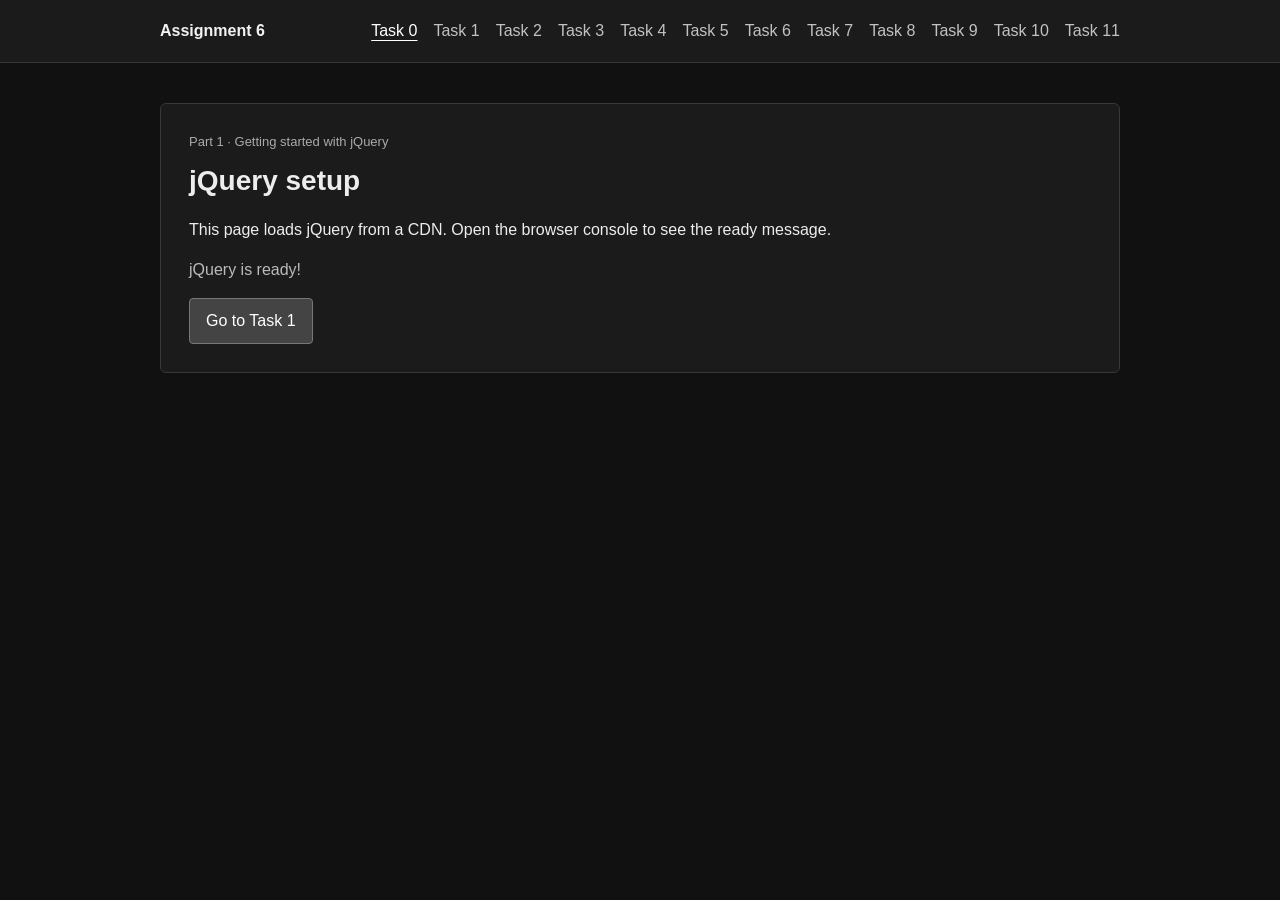
<file: index.html>
<!doctype html>
<html lang="en">
<head>
  <meta charset="utf-8">
  <meta name="viewport" content="width=device-width, initial-scale=1">
  <title>jQuery setup | Assignment 6</title>
  <link rel="stylesheet" href="styles.css">
  <script src="https://code.jquery.com/jquery-3.7.1.min.js" defer></script>
  <script src="task0.js" defer></script>
</head>
<body>
  <header class="site-header">
    <nav aria-label="Main navigation">
      <a class="brand" href="index.html">Assignment 6</a>
      <div class="nav-links">
        <a href="index.html" aria-current="page">Task 0</a>
        <a href="task1.html">Task 1</a>
        <a href="task2.html">Task 2</a>
        <a href="task3.html">Task 3</a>
        <a href="task4.html">Task 4</a>
        <a href="task5.html">Task 5</a>
        <a href="task6.html">Task 6</a>
        <a href="task7.html">Task 7</a>
        <a href="task8.html">Task 8</a>
        <a href="task9.html">Task 9</a>
        <a href="task10.html">Task 10</a>
        <a href="task11.html">Task 11</a>
      </div>
    </nav>
  </header>
  <main>
    <section class="page-card">
      <p class="eyebrow">Part 1 · Getting started with jQuery</p>
      <h1>jQuery setup</h1>
      <p>This page loads jQuery from a CDN. Open the browser console to see the ready message.</p>
      <p id="ready-message" class="note" role="status">Waiting for jQuery...</p>
      <a class="button-link" href="task1.html">Go to Task 1</a>
    </section>
  </main>
</body>
</html>
</file>
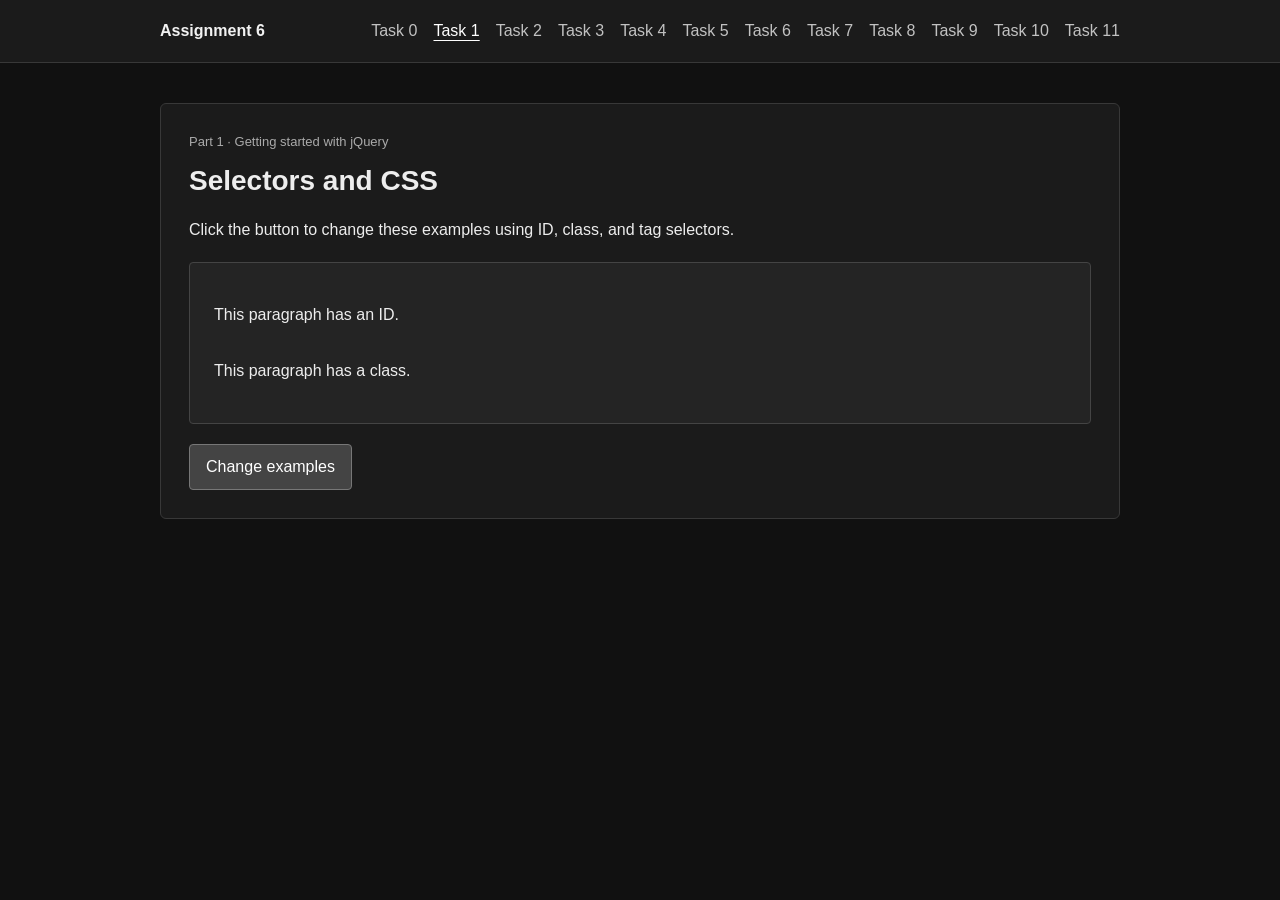
<file: task1.html>
<!doctype html>
<html lang="en">
<head>
  <meta charset="utf-8">
  <meta name="viewport" content="width=device-width, initial-scale=1">
  <title>Selectors and CSS | Assignment 6</title>
  <link rel="stylesheet" href="styles.css">
  <script src="https://code.jquery.com/jquery-3.7.1.min.js" defer></script>
  <script src="task1.js" defer></script>
</head>
<body>
  <header class="site-header">
    <nav aria-label="Main navigation">
      <a class="brand" href="index.html">Assignment 6</a>
      <div class="nav-links">
        <a href="index.html">Task 0</a>
        <a href="task1.html" aria-current="page">Task 1</a>
        <a href="task2.html">Task 2</a>
        <a href="task3.html">Task 3</a>
        <a href="task4.html">Task 4</a>
        <a href="task5.html">Task 5</a>
        <a href="task6.html">Task 6</a>
        <a href="task7.html">Task 7</a>
        <a href="task8.html">Task 8</a>
        <a href="task9.html">Task 9</a>
        <a href="task10.html">Task 10</a>
        <a href="task11.html">Task 11</a>
      </div>
    </nav>
  </header>
  <main>
    <section class="page-card">
      <p class="eyebrow">Part 1 · Getting started with jQuery</p>
      <h1>Selectors and CSS</h1>
      <p>Click the button to change these examples using ID, class, and tag selectors.</p>
      <div class="example-box">
        <p id="id-example">This paragraph has an ID.</p>
        <p class="class-example">This paragraph has a class.</p>
      </div>
      <button id="change-examples" type="button">Change examples</button>
    </section>
  </main>
</body>
</html>
</file>
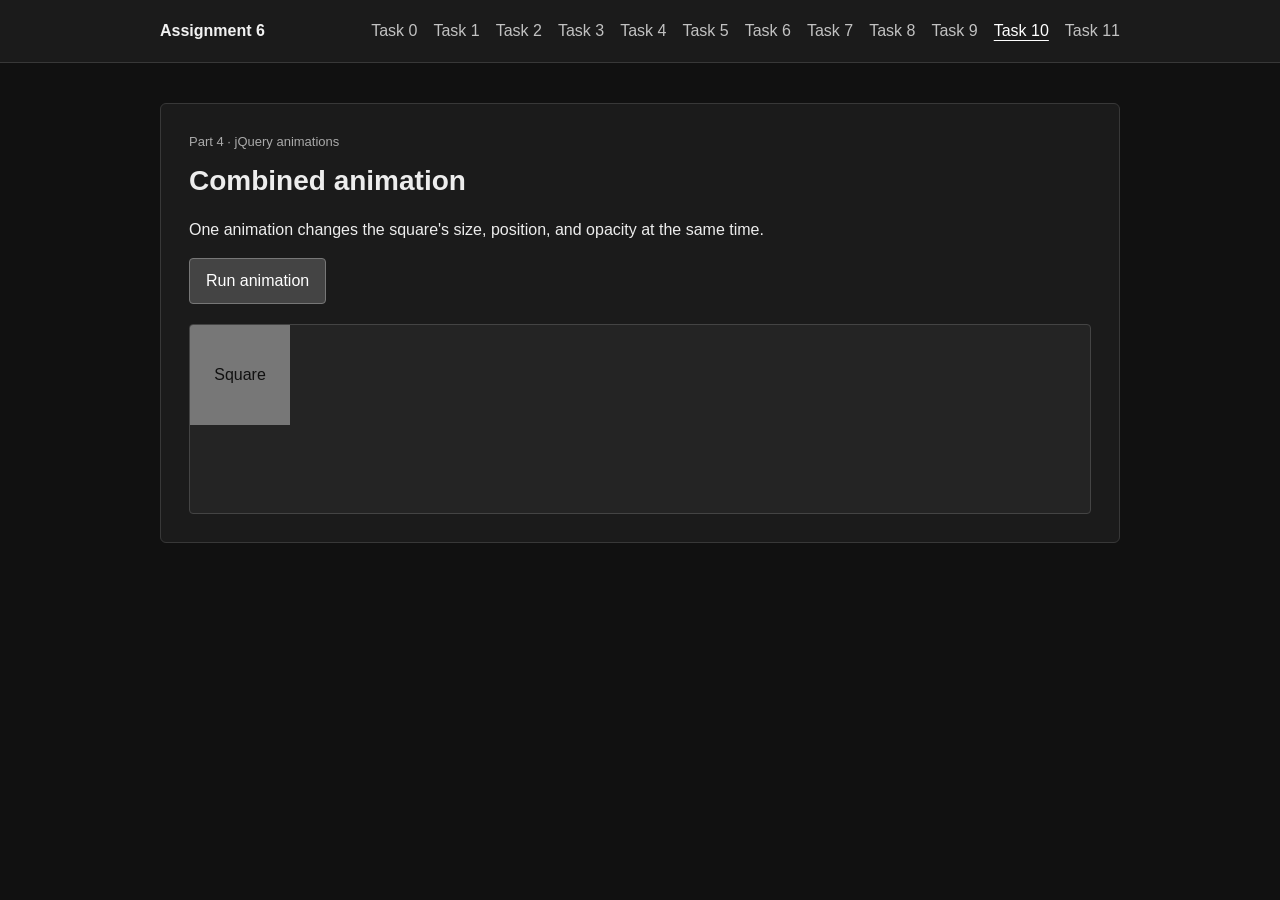
<file: task10.html>
<!doctype html>
<html lang="en">
<head>
  <meta charset="utf-8">
  <meta name="viewport" content="width=device-width, initial-scale=1">
  <title>Combined animation | Assignment 6</title>
  <link rel="stylesheet" href="styles.css">
  <script src="https://code.jquery.com/jquery-3.7.1.min.js" defer></script>
  <script src="task10.js" defer></script>
</head>
<body>
  <header class="site-header">
    <nav aria-label="Main navigation">
      <a class="brand" href="index.html">Assignment 6</a>
      <div class="nav-links">
        <a href="index.html">Task 0</a>
        <a href="task1.html">Task 1</a>
        <a href="task2.html">Task 2</a>
        <a href="task3.html">Task 3</a>
        <a href="task4.html">Task 4</a>
        <a href="task5.html">Task 5</a>
        <a href="task6.html">Task 6</a>
        <a href="task7.html">Task 7</a>
        <a href="task8.html">Task 8</a>
        <a href="task9.html">Task 9</a>
        <a href="task10.html" aria-current="page">Task 10</a>
        <a href="task11.html">Task 11</a>
      </div>
    </nav>
  </header>
  <main>
    <section class="page-card">
      <p class="eyebrow">Part 4 · jQuery animations</p>
      <h1>Combined animation</h1>
      <p>One animation changes the square's size, position, and opacity at the same time.</p>
      <button id="run-combined" type="button">Run animation</button>
      <div class="animation-stage"><div id="combined-square" class="animation-box">Square</div></div>
    </section>
  </main>
</body>
</html>
</file>
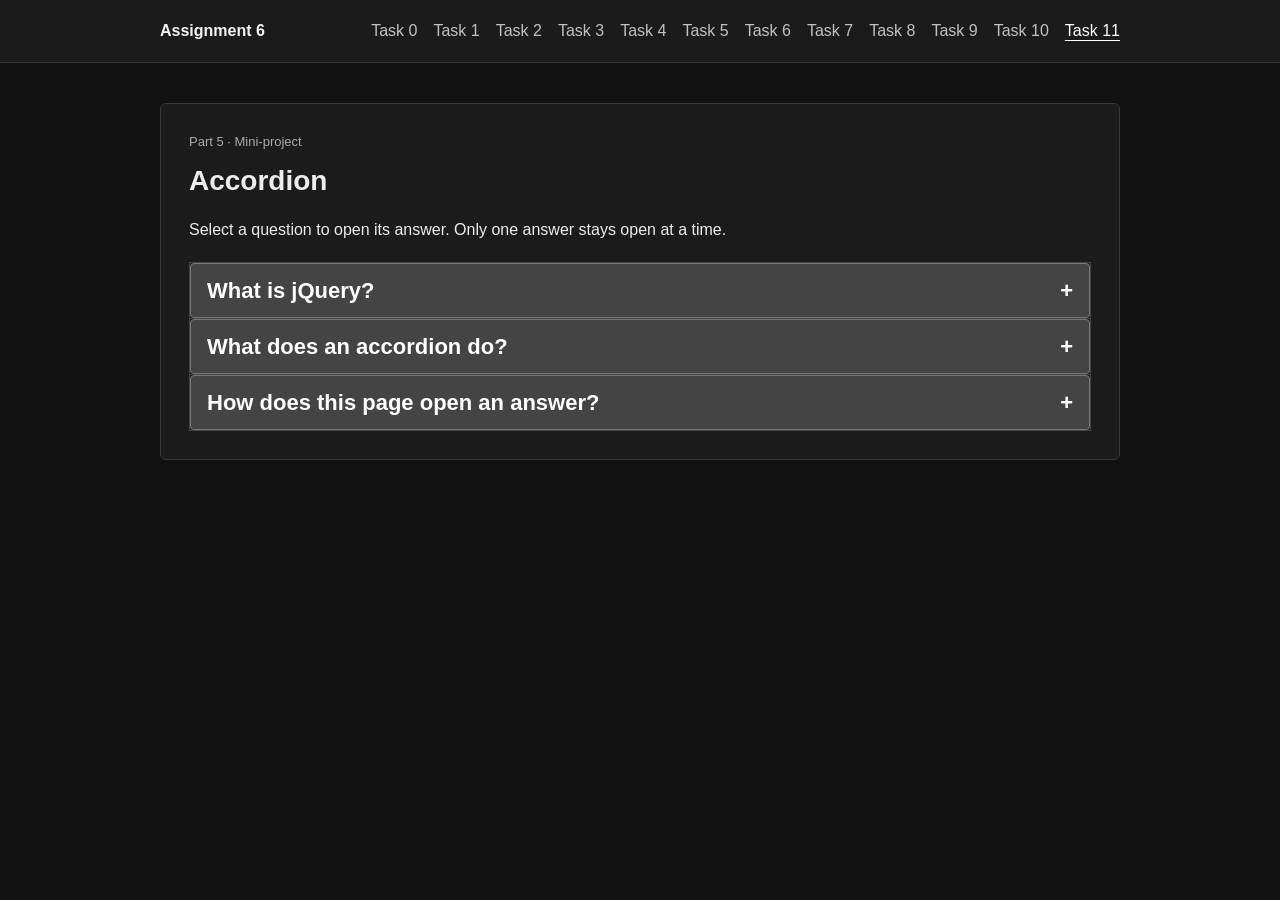
<file: task11.html>
<!doctype html>
<html lang="en">
<head>
  <meta charset="utf-8">
  <meta name="viewport" content="width=device-width, initial-scale=1">
  <title>Accordion | Assignment 6</title>
  <link rel="stylesheet" href="styles.css">
  <script src="https://code.jquery.com/jquery-3.7.1.min.js" defer></script>
  <script src="task11.js" defer></script>
</head>
<body>
  <header class="site-header">
    <nav aria-label="Main navigation">
      <a class="brand" href="index.html">Assignment 6</a>
      <div class="nav-links">
        <a href="index.html">Task 0</a>
        <a href="task1.html">Task 1</a>
        <a href="task2.html">Task 2</a>
        <a href="task3.html">Task 3</a>
        <a href="task4.html">Task 4</a>
        <a href="task5.html">Task 5</a>
        <a href="task6.html">Task 6</a>
        <a href="task7.html">Task 7</a>
        <a href="task8.html">Task 8</a>
        <a href="task9.html">Task 9</a>
        <a href="task10.html">Task 10</a>
        <a href="task11.html" aria-current="page">Task 11</a>
      </div>
    </nav>
  </header>
  <main>
    <section class="page-card">
      <p class="eyebrow">Part 5 · Mini-project</p>
      <h1>Accordion</h1>
      <p>Select a question to open its answer. Only one answer stays open at a time.</p>
      <div class="accordion">
        <section class="accordion-item">
          <h2>
            <button class="accordion-button" id="question-one" type="button" aria-expanded="false" aria-controls="answer-one">What is jQuery?</button>
          </h2>
          <div class="accordion-panel" id="answer-one" role="region" aria-labelledby="question-one">
            <p>jQuery is a JavaScript library that makes common page tasks, such as selecting elements and handling clicks, shorter to write.</p>
          </div>
        </section>
        <section class="accordion-item">
          <h2>
            <button class="accordion-button" id="question-two" type="button" aria-expanded="false" aria-controls="answer-two">What does an accordion do?</button>
          </h2>
          <div class="accordion-panel" id="answer-two" role="region" aria-labelledby="question-two">
            <p>An accordion shows or hides a section of content when its button is selected.</p>
          </div>
        </section>
        <section class="accordion-item">
          <h2>
            <button class="accordion-button" id="question-three" type="button" aria-expanded="false" aria-controls="answer-three">How does this page open an answer?</button>
          </h2>
          <div class="accordion-panel" id="answer-three" role="region" aria-labelledby="question-three">
            <p>The click handler uses jQuery slide methods to show the selected answer and close the others.</p>
          </div>
        </section>
      </div>
    </section>
  </main>
</body>
</html>
</file>
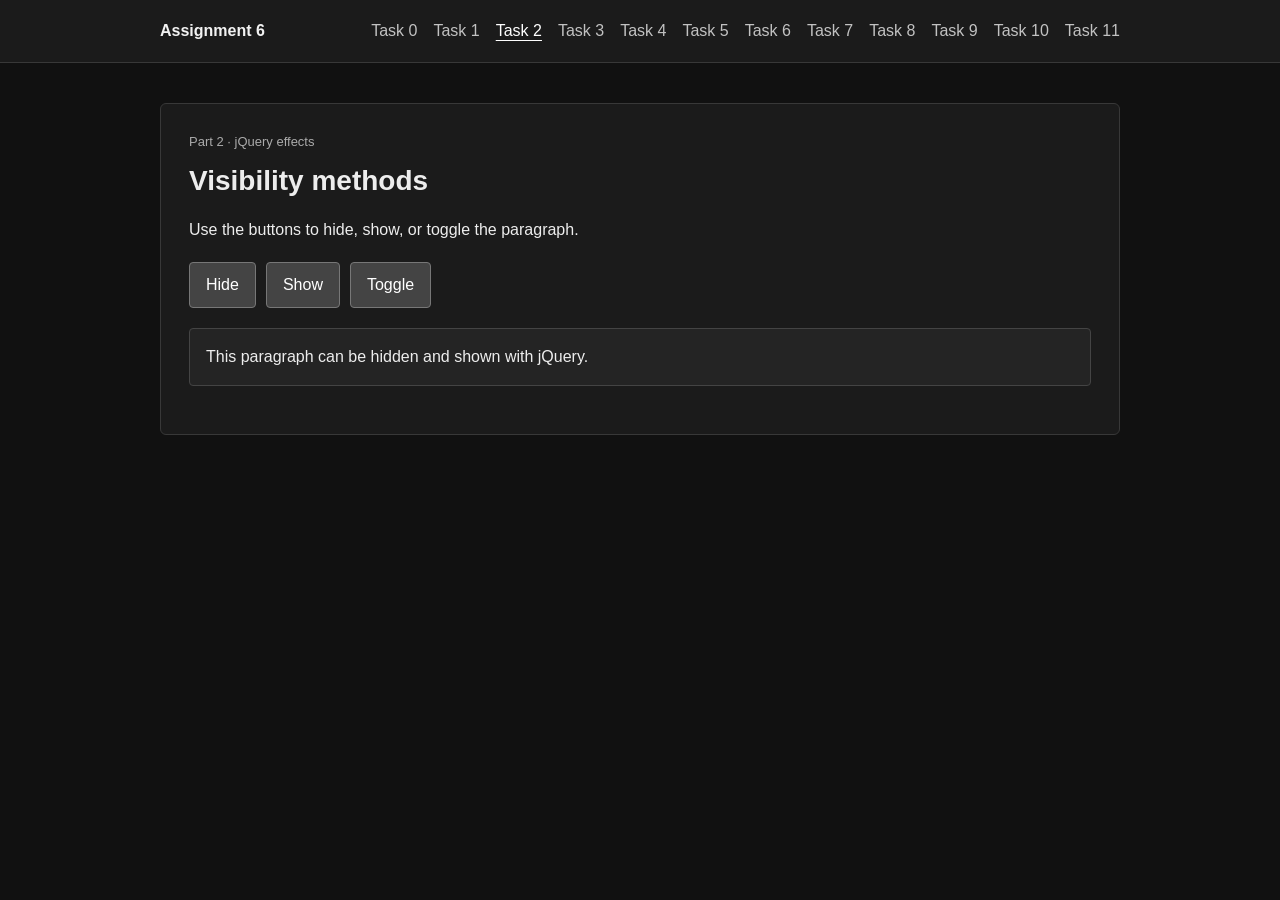
<file: task2.html>
<!doctype html>
<html lang="en">
<head>
  <meta charset="utf-8">
  <meta name="viewport" content="width=device-width, initial-scale=1">
  <title>Visibility methods | Assignment 6</title>
  <link rel="stylesheet" href="styles.css">
  <script src="https://code.jquery.com/jquery-3.7.1.min.js" defer></script>
  <script src="task2.js" defer></script>
</head>
<body>
  <header class="site-header">
    <nav aria-label="Main navigation">
      <a class="brand" href="index.html">Assignment 6</a>
      <div class="nav-links">
        <a href="index.html">Task 0</a>
        <a href="task1.html">Task 1</a>
        <a href="task2.html" aria-current="page">Task 2</a>
        <a href="task3.html">Task 3</a>
        <a href="task4.html">Task 4</a>
        <a href="task5.html">Task 5</a>
        <a href="task6.html">Task 6</a>
        <a href="task7.html">Task 7</a>
        <a href="task8.html">Task 8</a>
        <a href="task9.html">Task 9</a>
        <a href="task10.html">Task 10</a>
        <a href="task11.html">Task 11</a>
      </div>
    </nav>
  </header>
  <main>
    <section class="page-card">
      <p class="eyebrow">Part 2 · jQuery effects</p>
      <h1>Visibility methods</h1>
      <p>Use the buttons to hide, show, or toggle the paragraph.</p>
      <div class="button-row">
        <button id="hide-text" type="button" aria-controls="visibility-text">Hide</button>
        <button id="show-text" type="button" aria-controls="visibility-text">Show</button>
        <button id="toggle-text" type="button" aria-controls="visibility-text">Toggle</button>
      </div>
      <p id="visibility-text" class="example-box">This paragraph can be hidden and shown with jQuery.</p>
    </section>
  </main>
</body>
</html>
</file>
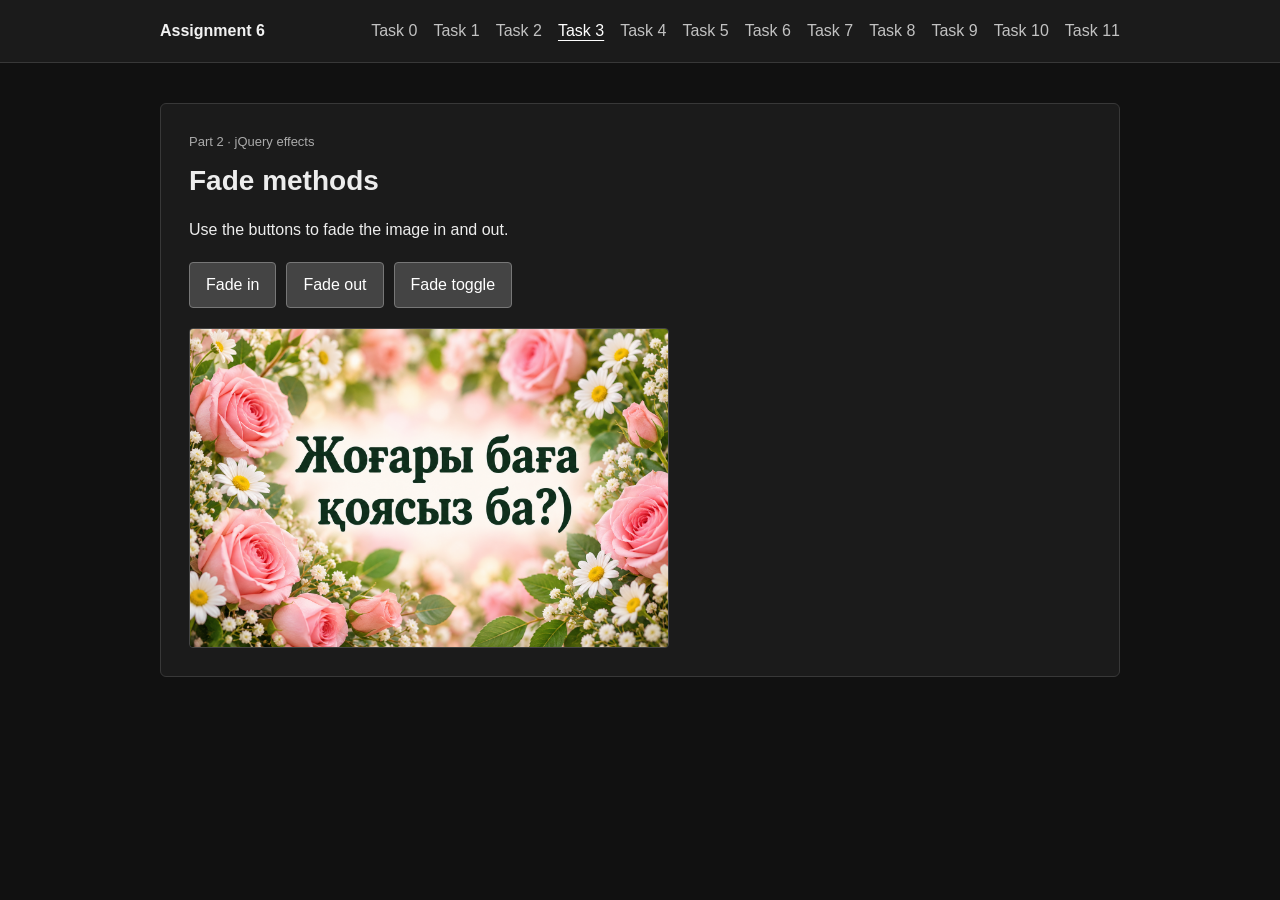
<file: task3.html>
<!doctype html>
<html lang="en">
<head>
  <meta charset="utf-8">
  <meta name="viewport" content="width=device-width, initial-scale=1">
  <title>Fade methods | Assignment 6</title>
  <link rel="stylesheet" href="styles.css">
  <script src="https://code.jquery.com/jquery-3.7.1.min.js" defer></script>
  <script src="task3.js" defer></script>
</head>
<body>
  <header class="site-header">
    <nav aria-label="Main navigation">
      <a class="brand" href="index.html">Assignment 6</a>
      <div class="nav-links">
        <a href="index.html">Task 0</a>
        <a href="task1.html">Task 1</a>
        <a href="task2.html">Task 2</a>
        <a href="task3.html" aria-current="page">Task 3</a>
        <a href="task4.html">Task 4</a>
        <a href="task5.html">Task 5</a>
        <a href="task6.html">Task 6</a>
        <a href="task7.html">Task 7</a>
        <a href="task8.html">Task 8</a>
        <a href="task9.html">Task 9</a>
        <a href="task10.html">Task 10</a>
        <a href="task11.html">Task 11</a>
      </div>
    </nav>
  </header>
  <main>
    <section class="page-card">
      <p class="eyebrow">Part 2 · jQuery effects</p>
      <h1>Fade methods</h1>
      <p>Use the buttons to fade the image in and out.</p>
      <div class="button-row">
        <button id="fade-in" type="button" aria-controls="fade-image">Fade in</button>
        <button id="fade-out" type="button" aria-controls="fade-image">Fade out</button>
        <button id="fade-toggle" type="button" aria-controls="fade-image">Fade toggle</button>
      </div>
      <img id="fade-image" class="effect-image" src="images/flowers.png" alt="Flowers around the text: Жоғары баға қоясыз ба?)" width="480" height="320">
    </section>
  </main>
</body>
</html>
</file>
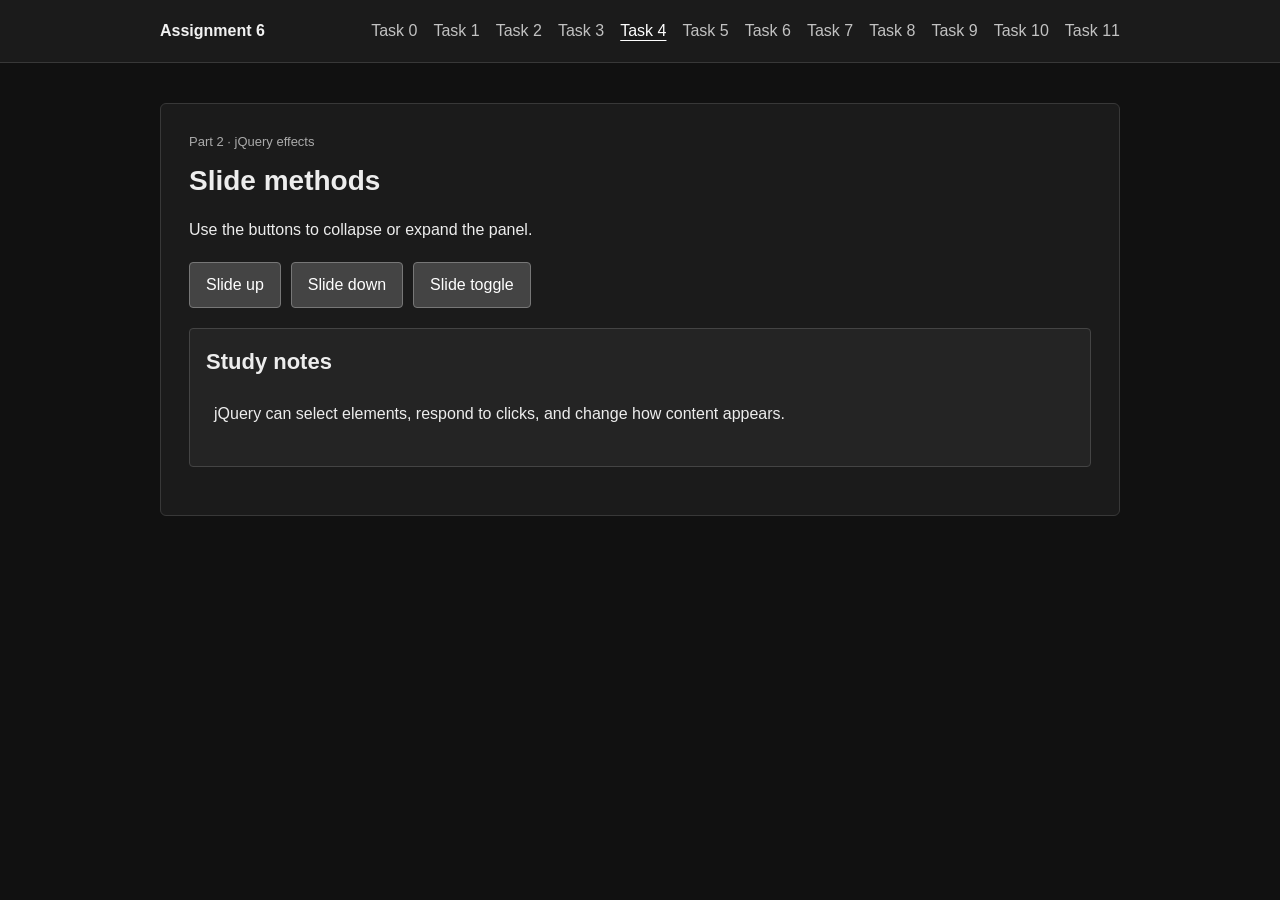
<file: task4.html>
<!doctype html>
<html lang="en">
<head>
  <meta charset="utf-8">
  <meta name="viewport" content="width=device-width, initial-scale=1">
  <title>Slide methods | Assignment 6</title>
  <link rel="stylesheet" href="styles.css">
  <script src="https://code.jquery.com/jquery-3.7.1.min.js" defer></script>
  <script src="task4.js" defer></script>
</head>
<body>
  <header class="site-header">
    <nav aria-label="Main navigation">
      <a class="brand" href="index.html">Assignment 6</a>
      <div class="nav-links">
        <a href="index.html">Task 0</a>
        <a href="task1.html">Task 1</a>
        <a href="task2.html">Task 2</a>
        <a href="task3.html">Task 3</a>
        <a href="task4.html" aria-current="page">Task 4</a>
        <a href="task5.html">Task 5</a>
        <a href="task6.html">Task 6</a>
        <a href="task7.html">Task 7</a>
        <a href="task8.html">Task 8</a>
        <a href="task9.html">Task 9</a>
        <a href="task10.html">Task 10</a>
        <a href="task11.html">Task 11</a>
      </div>
    </nav>
  </header>
  <main>
    <section class="page-card">
      <p class="eyebrow">Part 2 · jQuery effects</p>
      <h1>Slide methods</h1>
      <p>Use the buttons to collapse or expand the panel.</p>
      <div class="button-row">
        <button id="slide-up" type="button" aria-controls="slide-panel">Slide up</button>
        <button id="slide-down" type="button" aria-controls="slide-panel">Slide down</button>
        <button id="slide-toggle" type="button" aria-controls="slide-panel">Slide toggle</button>
      </div>
      <div id="slide-panel" class="example-box">
        <h2>Study notes</h2>
        <p>jQuery can select elements, respond to clicks, and change how content appears.</p>
      </div>
    </section>
  </main>
</body>
</html>
</file>
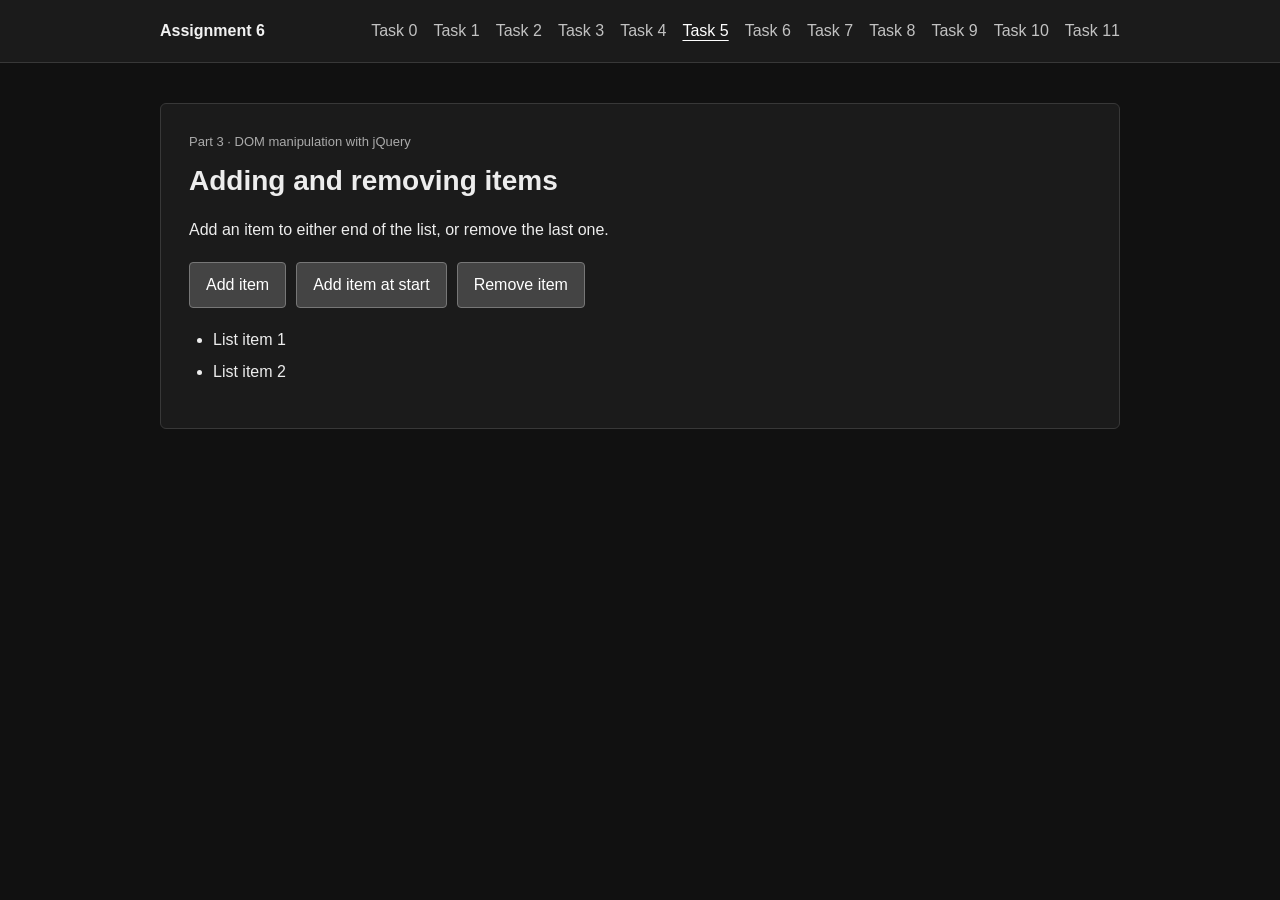
<file: task5.html>
<!doctype html>
<html lang="en">
<head>
  <meta charset="utf-8">
  <meta name="viewport" content="width=device-width, initial-scale=1">
  <title>Adding and removing items | Assignment 6</title>
  <link rel="stylesheet" href="styles.css">
  <script src="https://code.jquery.com/jquery-3.7.1.min.js" defer></script>
  <script src="task5.js" defer></script>
</head>
<body>
  <header class="site-header">
    <nav aria-label="Main navigation">
      <a class="brand" href="index.html">Assignment 6</a>
      <div class="nav-links">
        <a href="index.html">Task 0</a>
        <a href="task1.html">Task 1</a>
        <a href="task2.html">Task 2</a>
        <a href="task3.html">Task 3</a>
        <a href="task4.html">Task 4</a>
        <a href="task5.html" aria-current="page">Task 5</a>
        <a href="task6.html">Task 6</a>
        <a href="task7.html">Task 7</a>
        <a href="task8.html">Task 8</a>
        <a href="task9.html">Task 9</a>
        <a href="task10.html">Task 10</a>
        <a href="task11.html">Task 11</a>
      </div>
    </nav>
  </header>
  <main>
    <section class="page-card">
      <p class="eyebrow">Part 3 · DOM manipulation with jQuery</p>
      <h1>Adding and removing items</h1>
      <p>Add an item to either end of the list, or remove the last one.</p>
      <div class="button-row">
        <button id="add-item" type="button">Add item</button>
        <button id="prepend-item" type="button">Add item at start</button>
        <button id="remove-item" type="button">Remove item</button>
      </div>
      <ul id="item-list" class="item-list">
        <li>List item 1</li>
        <li>List item 2</li>
      </ul>
    </section>
  </main>
</body>
</html>
</file>
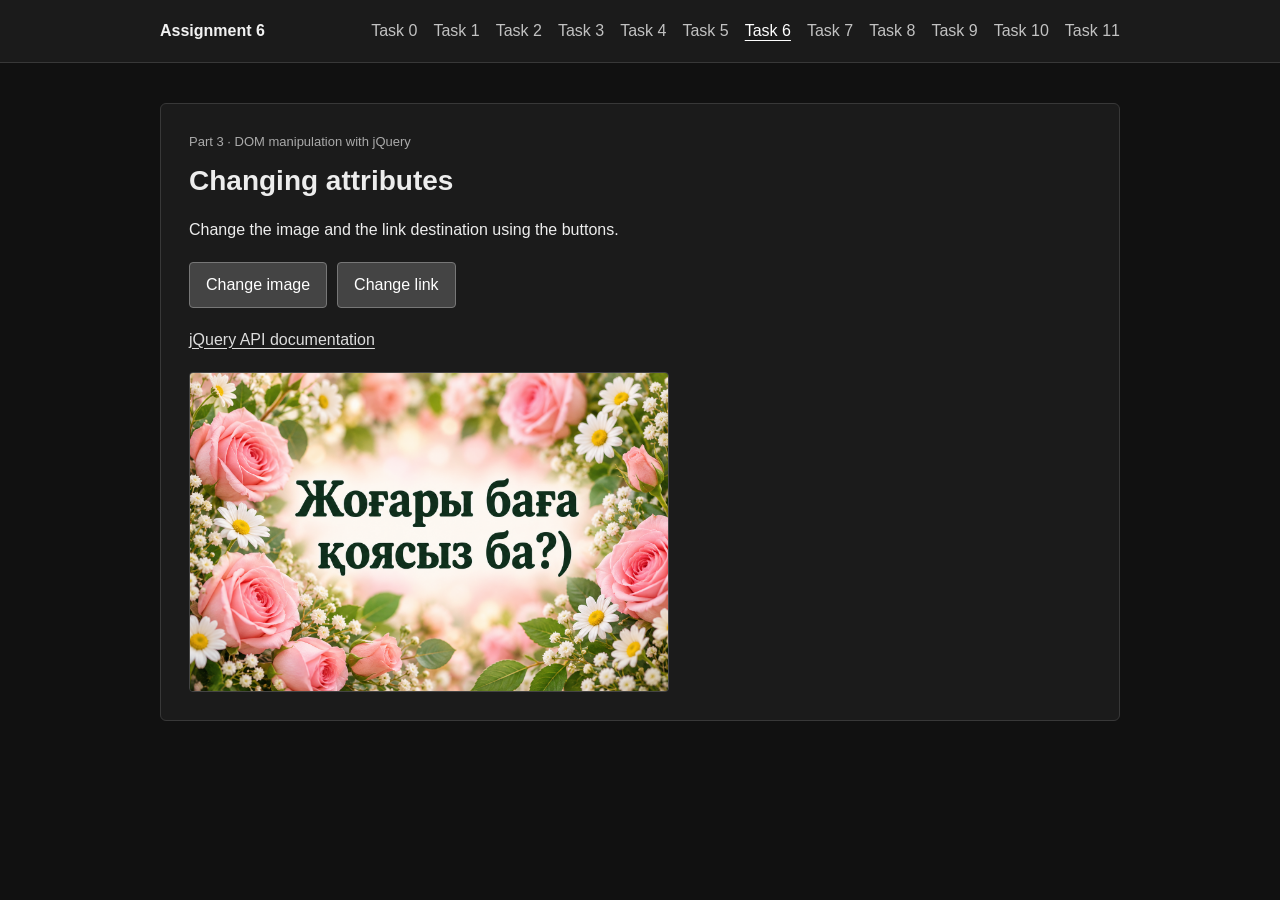
<file: task6.html>
<!doctype html>
<html lang="en">
<head>
  <meta charset="utf-8">
  <meta name="viewport" content="width=device-width, initial-scale=1">
  <title>Changing attributes | Assignment 6</title>
  <link rel="stylesheet" href="styles.css">
  <script src="https://code.jquery.com/jquery-3.7.1.min.js" defer></script>
  <script src="task6.js" defer></script>
</head>
<body>
  <header class="site-header">
    <nav aria-label="Main navigation">
      <a class="brand" href="index.html">Assignment 6</a>
      <div class="nav-links">
        <a href="index.html">Task 0</a>
        <a href="task1.html">Task 1</a>
        <a href="task2.html">Task 2</a>
        <a href="task3.html">Task 3</a>
        <a href="task4.html">Task 4</a>
        <a href="task5.html">Task 5</a>
        <a href="task6.html" aria-current="page">Task 6</a>
        <a href="task7.html">Task 7</a>
        <a href="task8.html">Task 8</a>
        <a href="task9.html">Task 9</a>
        <a href="task10.html">Task 10</a>
        <a href="task11.html">Task 11</a>
      </div>
    </nav>
  </header>
  <main>
    <section class="page-card">
      <p class="eyebrow">Part 3 · DOM manipulation with jQuery</p>
      <h1>Changing attributes</h1>
      <p>Change the image and the link destination using the buttons.</p>
      <div class="button-row">
        <button id="change-image" type="button">Change image</button>
        <button id="change-link" type="button">Change link</button>
      </div>
      <p><a id="resource-link" class="text-link" href="https://api.jquery.com/">jQuery API documentation</a></p>
      <img id="attribute-image" class="effect-image" src="images/flowers.png" alt="Pink roses and white daisies around the text: Жоғары баға қоясыз ба?)" width="480" height="320">
    </section>
  </main>
</body>
</html>
</file>
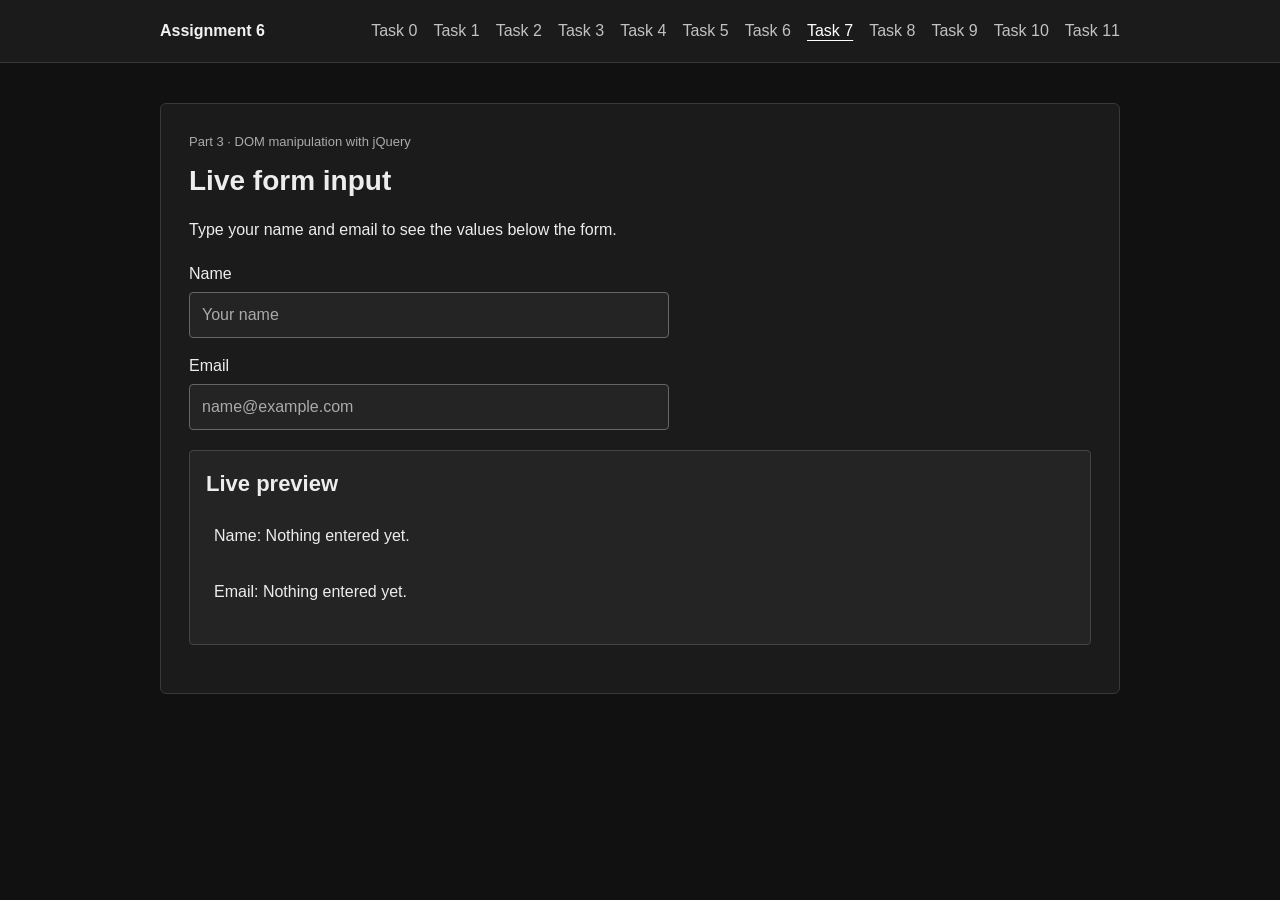
<file: task7.html>
<!doctype html>
<html lang="en">
<head>
  <meta charset="utf-8">
  <meta name="viewport" content="width=device-width, initial-scale=1">
  <title>Live form input | Assignment 6</title>
  <link rel="stylesheet" href="styles.css">
  <script src="https://code.jquery.com/jquery-3.7.1.min.js" defer></script>
  <script src="task7.js" defer></script>
</head>
<body>
  <header class="site-header">
    <nav aria-label="Main navigation">
      <a class="brand" href="index.html">Assignment 6</a>
      <div class="nav-links">
        <a href="index.html">Task 0</a>
        <a href="task1.html">Task 1</a>
        <a href="task2.html">Task 2</a>
        <a href="task3.html">Task 3</a>
        <a href="task4.html">Task 4</a>
        <a href="task5.html">Task 5</a>
        <a href="task6.html">Task 6</a>
        <a href="task7.html" aria-current="page">Task 7</a>
        <a href="task8.html">Task 8</a>
        <a href="task9.html">Task 9</a>
        <a href="task10.html">Task 10</a>
        <a href="task11.html">Task 11</a>
      </div>
    </nav>
  </header>
  <main>
    <section class="page-card">
      <p class="eyebrow">Part 3 · DOM manipulation with jQuery</p>
      <h1>Live form input</h1>
      <p>Type your name and email to see the values below the form.</p>
      <form id="preview-form" class="simple-form">
        <div class="form-group">
          <label for="name">Name</label>
          <input id="name" name="name" type="text" autocomplete="name" placeholder="Your name">
        </div>
        <div class="form-group">
          <label for="email">Email</label>
          <input id="email" name="email" type="email" autocomplete="email" placeholder="name@example.com">
        </div>
      </form>
      <div class="example-box" aria-live="polite">
        <h2>Live preview</h2>
        <p>Name: <span id="name-output">Nothing entered yet.</span></p>
        <p>Email: <span id="email-output">Nothing entered yet.</span></p>
      </div>
    </section>
  </main>
</body>
</html>
</file>
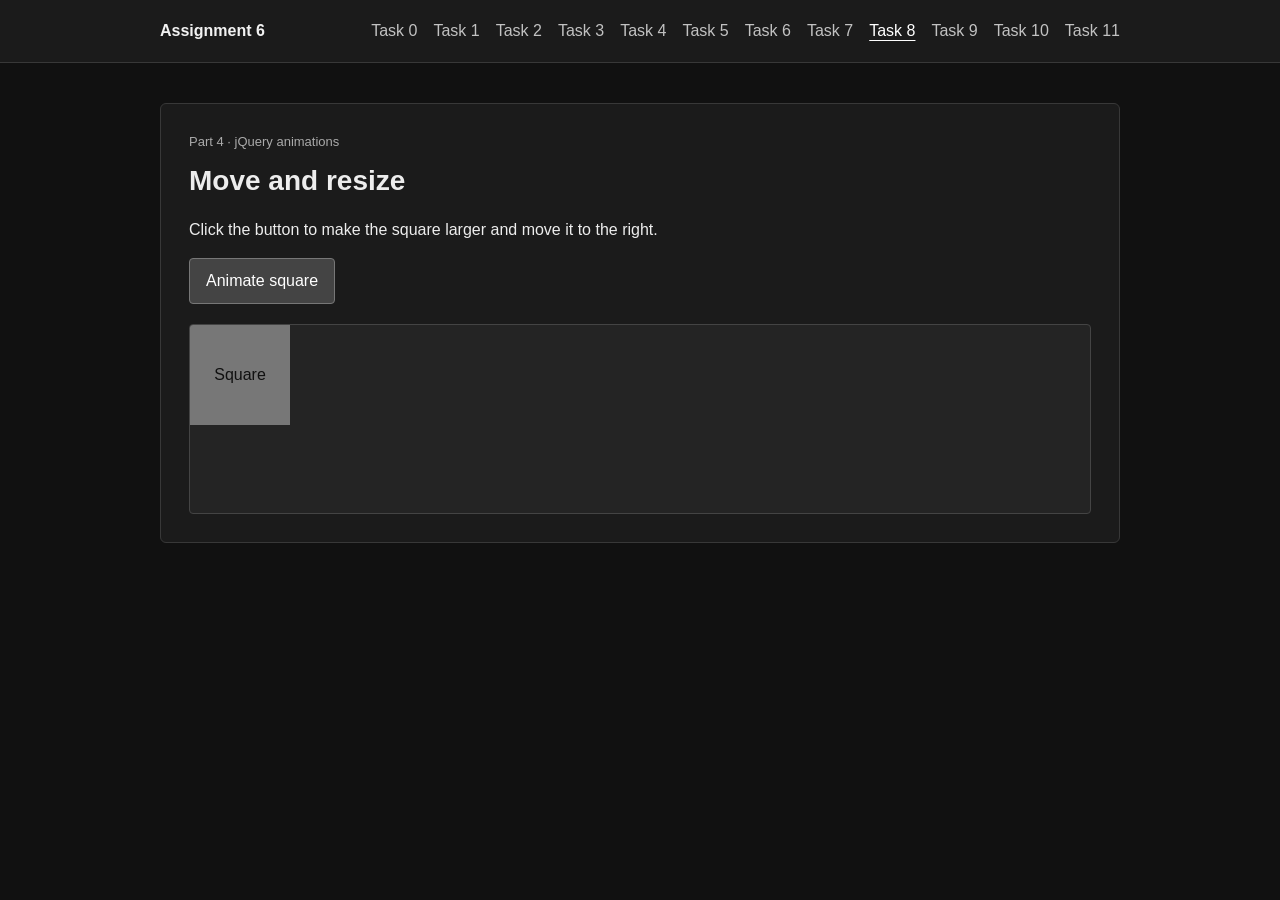
<file: task8.html>
<!doctype html>
<html lang="en">
<head>
  <meta charset="utf-8">
  <meta name="viewport" content="width=device-width, initial-scale=1">
  <title>Move and resize | Assignment 6</title>
  <link rel="stylesheet" href="styles.css">
  <script src="https://code.jquery.com/jquery-3.7.1.min.js" defer></script>
  <script src="task8.js" defer></script>
</head>
<body>
  <header class="site-header">
    <nav aria-label="Main navigation">
      <a class="brand" href="index.html">Assignment 6</a>
      <div class="nav-links">
        <a href="index.html">Task 0</a>
        <a href="task1.html">Task 1</a>
        <a href="task2.html">Task 2</a>
        <a href="task3.html">Task 3</a>
        <a href="task4.html">Task 4</a>
        <a href="task5.html">Task 5</a>
        <a href="task6.html">Task 6</a>
        <a href="task7.html">Task 7</a>
        <a href="task8.html" aria-current="page">Task 8</a>
        <a href="task9.html">Task 9</a>
        <a href="task10.html">Task 10</a>
        <a href="task11.html">Task 11</a>
      </div>
    </nav>
  </header>
  <main>
    <section class="page-card">
      <p class="eyebrow">Part 4 · jQuery animations</p>
      <h1>Move and resize</h1>
      <p>Click the button to make the square larger and move it to the right.</p>
      <button id="animate-square" type="button">Animate square</button>
      <div class="animation-stage"><div id="moving-square" class="animation-box">Square</div></div>
    </section>
  </main>
</body>
</html>
</file>
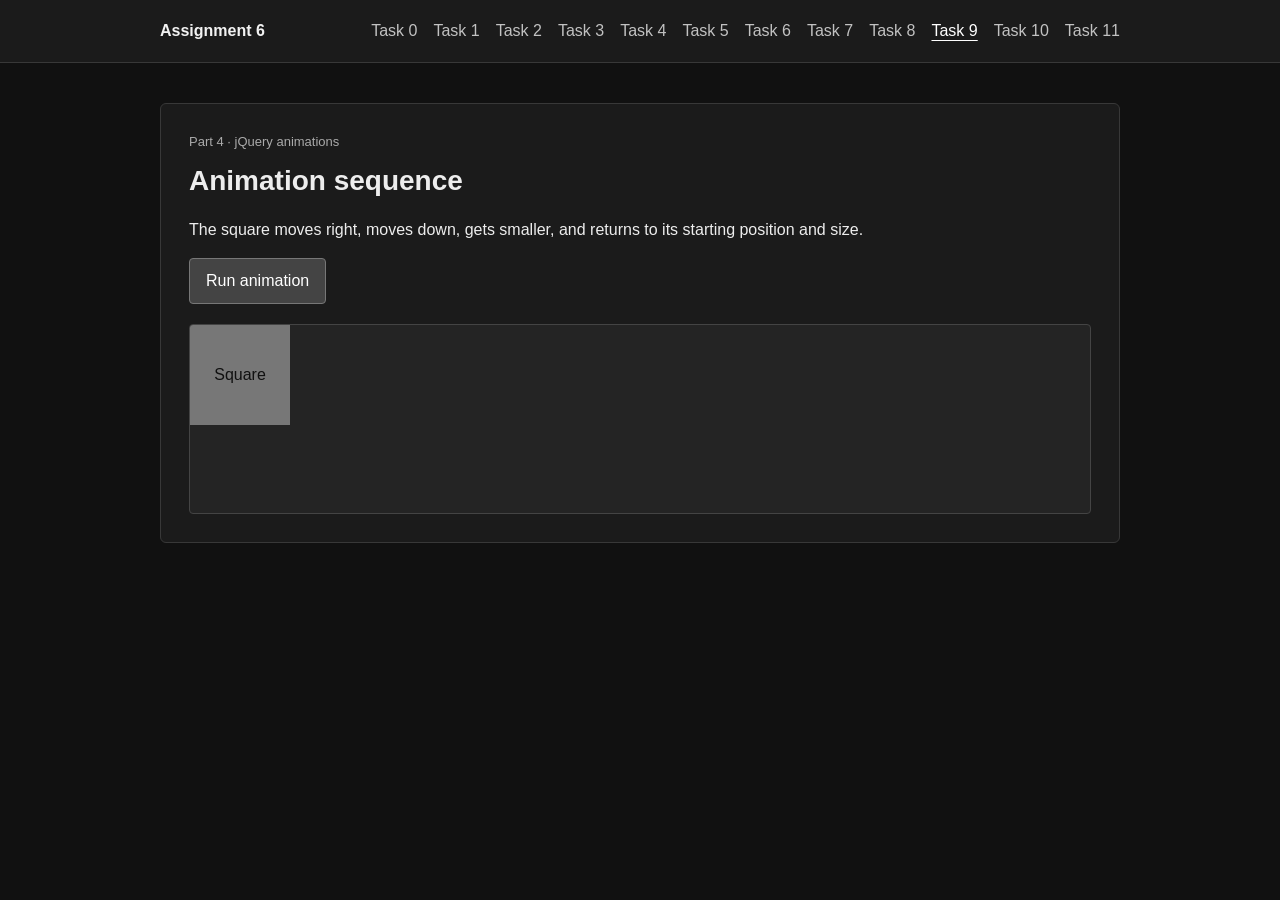
<file: task9.html>
<!doctype html>
<html lang="en">
<head>
  <meta charset="utf-8">
  <meta name="viewport" content="width=device-width, initial-scale=1">
  <title>Animation sequence | Assignment 6</title>
  <link rel="stylesheet" href="styles.css">
  <script src="https://code.jquery.com/jquery-3.7.1.min.js" defer></script>
  <script src="task9.js" defer></script>
</head>
<body>
  <header class="site-header">
    <nav aria-label="Main navigation">
      <a class="brand" href="index.html">Assignment 6</a>
      <div class="nav-links">
        <a href="index.html">Task 0</a>
        <a href="task1.html">Task 1</a>
        <a href="task2.html">Task 2</a>
        <a href="task3.html">Task 3</a>
        <a href="task4.html">Task 4</a>
        <a href="task5.html">Task 5</a>
        <a href="task6.html">Task 6</a>
        <a href="task7.html">Task 7</a>
        <a href="task8.html">Task 8</a>
        <a href="task9.html" aria-current="page">Task 9</a>
        <a href="task10.html">Task 10</a>
        <a href="task11.html">Task 11</a>
      </div>
    </nav>
  </header>
  <main>
    <section class="page-card">
      <p class="eyebrow">Part 4 · jQuery animations</p>
      <h1>Animation sequence</h1>
      <p>The square moves right, moves down, gets smaller, and returns to its starting position and size.</p>
      <button id="run-sequence" type="button">Run animation</button>
      <div class="animation-stage"><div id="sequence-square" class="animation-box">Square</div></div>
    </section>
  </main>
</body>
</html>
</file>
<file: styles.css>
* {
  box-sizing: border-box;
}

body {
  margin: 0;
  background: #111;
  color: #ededed;
  font-family: Arial, sans-serif;
  line-height: 1.5;
}

.site-header {
  background: #1b1b1b;
  border-bottom: 1px solid #383838;
}

nav {
  width: min(960px, calc(100% - 32px));
  min-height: 62px;
  margin: 0 auto;
  display: flex;
  align-items: center;
  justify-content: space-between;
  gap: 20px;
}

.brand {
  color: #f2f2f2;
  font-weight: 700;
  text-decoration: none;
}

.nav-links {
  display: flex;
  flex-wrap: wrap;
  gap: 16px;
}

.nav-links a {
  color: #c2c2c2;
  text-decoration: none;
}

.nav-links a:hover,
.nav-links a[aria-current="page"] {
  color: #fff;
  text-decoration: underline;
  text-underline-offset: 4px;
}

main {
  width: min(960px, calc(100% - 32px));
  margin: 40px auto;
}

.page-card {
  padding: 28px;
  border: 1px solid #383838;
  border-radius: 6px;
  background: #1b1b1b;
}

.eyebrow {
  margin: 0 0 8px;
  color: #aaa;
  font-size: 13px;
}

h1 {
  margin: 0 0 16px;
  font-size: 28px;
}

.note {
  color: #bbb;
}

.example-box {
  margin: 20px 0;
  padding: 16px;
  overflow-wrap: anywhere;
  border: 1px solid #444;
  border-radius: 4px;
  background: #242424;
}

.example-box p {
  padding: 8px;
}

.button-row {
  display: flex;
  flex-wrap: wrap;
  gap: 10px;
  margin: 20px 0;
}

.effect-image {
  display: block;
  max-width: 100%;
  height: auto;
  margin-top: 20px;
  border: 1px solid #444;
  border-radius: 4px;
}

h2 {
  margin: 0 0 12px;
  font-size: 22px;
}

.item-list {
  padding-left: 24px;
}

.item-list li {
  margin-bottom: 8px;
}

.text-link {
  color: #ddd;
  text-underline-offset: 3px;
}

.simple-form {
  max-width: 480px;
  margin-top: 20px;
}

.form-group {
  margin-bottom: 16px;
}

label {
  display: block;
  margin-bottom: 6px;
}

input {
  display: block;
  width: 100%;
  padding: 10px 12px;
  border: 1px solid #666;
  border-radius: 4px;
  background: #242424;
  color: #ededed;
  font: inherit;
}

input::placeholder {
  color: #aaa;
}

input:focus {
  outline: 2px solid #ddd;
  outline-offset: 2px;
}

button,
.button-link {
  display: inline-block;
  padding: 10px 16px;
  border: 1px solid #777;
  border-radius: 4px;
  background: #444;
  color: #fff;
  font: inherit;
  text-decoration: none;
  cursor: pointer;
}

button:hover,
.button-link:hover {
  background: #555;
}

a:focus-visible,
button:focus-visible {
  outline: 2px solid #ddd;
  outline-offset: 3px;
}

@media (max-width: 520px) {
  nav {
    align-items: flex-start;
    flex-direction: column;
    justify-content: center;
    padding: 12px 0;
  }

  main {
    margin: 24px auto;
  }

  .page-card {
    padding: 20px;
  }
}

.animation-stage {
  min-height: 190px;
  margin-top: 20px;
  overflow: hidden;
  border: 1px solid #444;
  border-radius: 4px;
  background: #242424;
}

.animation-box {
  position: relative;
  display: flex;
  width: 100px;
  height: 100px;
  align-items: center;
  justify-content: center;
  background: #777;
  color: #111;
  text-align: center;
}

.accordion {
  margin-top: 20px;
}

.accordion-item {
  border: 1px solid #444;
  border-bottom: 0;
}

.accordion-item:last-child {
  border-bottom: 1px solid #444;
}

.accordion-item h2 {
  margin: 0;
}

.accordion-button {
  width: 100%;
  text-align: left;
}

.accordion-button::after {
  float: right;
  content: "+";
}

.accordion-button[aria-expanded="true"]::after {
  content: "−";
}

.accordion-panel {
  display: none;
  padding: 12px 16px;
  border-top: 1px solid #444;
  background: #242424;
}

.accordion-panel p {
  margin: 0;
}
</file>
